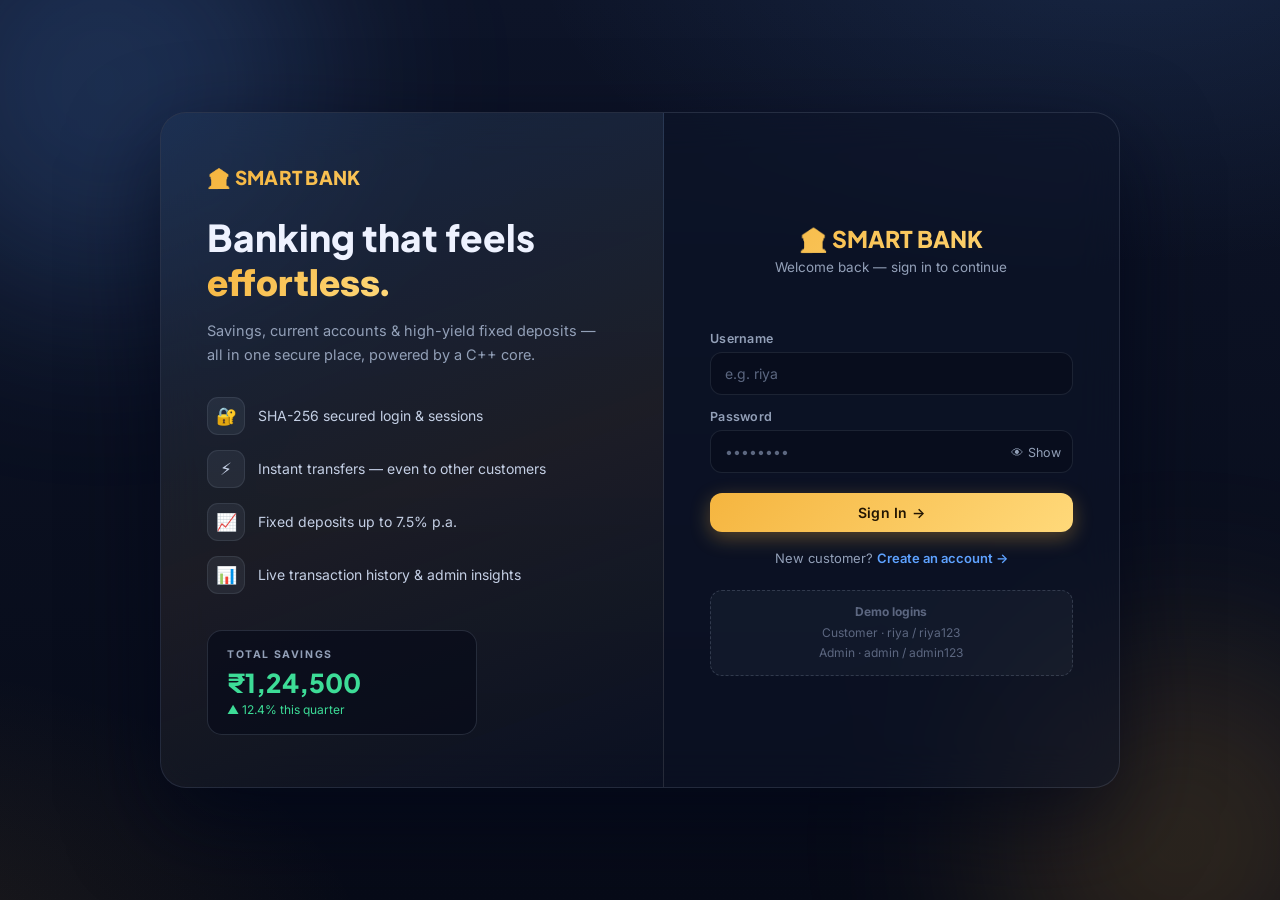
<file: public/index.html>
<!DOCTYPE html>
<html lang="en">
<head>
<meta charset="UTF-8"><meta name="viewport" content="width=device-width,initial-scale=1">
<title>Smart Banking System — Login</title>
<link rel="icon" href="data:image/svg+xml,<svg xmlns='http://www.w3.org/2000/svg' viewBox='0 0 100 100'><text y='.9em' font-size='90'>🏦</text></svg>">
<link rel="stylesheet" href="style.css">
</head>
<body>
<div class="auth-wrap">
  <div class="orb orb-1"></div>
  <div class="orb orb-2"></div>

  <div class="auth-card">

    <!-- ══════════ LEFT — brand panel ══════════ -->
    <div class="brand-panel">
      <div class="brand-logo">🏦 SMART BANK</div>
      <h1 class="brand-headline">Banking that feels<br><span class="grad-text">effortless.</span></h1>
      <p class="brand-sub">Savings, current accounts &amp; high-yield fixed deposits — all in one secure place, powered by a C++ core.</p>
      <ul class="features">
        <li><span class="f-ico">🔐</span> SHA-256 secured login &amp; sessions</li>
        <li><span class="f-ico">⚡</span> Instant transfers — even to other customers</li>
        <li><span class="f-ico">📈</span> Fixed deposits up to 7.5% p.a.</li>
        <li><span class="f-ico">📊</span> Live transaction history &amp; admin insights</li>
      </ul>
      <div class="float-card">
        <div class="fc-label">TOTAL SAVINGS</div>
        <div class="fc-value">₹1,24,500</div>
        <div class="fc-trend">▲ 12.4% this quarter</div>
      </div>
    </div>

    <!-- ══════════ RIGHT — login / signup forms ══════════ -->
    <div class="form-panel">

      <!-- LOGIN -->
      <div id="loginView">
        <div class="form-logo">🏦 SMART BANK</div>
        <div class="sub">Welcome back — sign in to continue</div>
        <div class="err" id="loginErr"></div>
        <label>Username</label>
        <input id="loginUser" placeholder="e.g. riya" autocomplete="username">
        <label>Password</label>
        <div class="pw-wrap">
          <input id="loginPass" type="password" placeholder="••••••••" autocomplete="current-password">
          <button class="pw-toggle" type="button" onclick="togglePw('loginPass',this)">👁 Show</button>
        </div>
        <br>
        <button class="btn btn-primary" style="width:100%" id="loginBtn" onclick="doLogin()">Sign In →</button>
        <div class="auth-switch">New customer? <a onclick="show('signupView','loginView')">Create an account →</a></div>
        <div class="demo-hint">
          <b>Demo logins</b><br>
          Customer&nbsp;·&nbsp;riya / riya123<br>
          Admin&nbsp;·&nbsp;admin / admin123
        </div>
      </div>

      <!-- SIGNUP -->
      <div id="signupView" style="display:none">
        <div class="form-logo">🏦 SMART BANK</div>
        <div class="sub">Open your banking profile in seconds</div>
        <div class="err" id="signupErr"></div>
        <label>Full name</label>
        <input id="suName" placeholder="e.g. Priya Verma">
        <label>Username</label>
        <input id="suUser" placeholder="3-20 chars: letters, numbers, _">
        <label>Password</label>
        <div class="pw-wrap">
          <input id="suPass" type="password" placeholder="min 4 characters">
          <button class="pw-toggle" type="button" onclick="togglePw('suPass',this)">👁 Show</button>
        </div>
        <label>Confirm password</label>
        <div class="pw-wrap">
          <input id="suPass2" type="password" placeholder="repeat password">
          <button class="pw-toggle" type="button" onclick="togglePw('suPass2',this)">👁 Show</button>
        </div>
        <br>
        <button class="btn btn-primary" style="width:100%" id="signupBtn" onclick="doSignup()">Create Account</button>
        <div class="auth-switch">Already registered? <a onclick="show('loginView','signupView')">← Back to login</a></div>
      </div>

    </div>
  </div>
</div>

<script>
const API = '';

/* if already logged in, jump straight to the right portal */
(async () => {
  const t = localStorage.getItem('token');
  if (!t) return;
  try {
    const r = await fetch(API + '/api/me', { headers:{ Authorization:'Bearer ' + t } });
    if (r.ok) {
      const d = await r.json();
      location.href = d.user.role === 'admin' ? 'admin.html' : 'dashboard.html';
    } else { localStorage.clear(); }
  } catch(e) {}
})();

function show(a, b) {
  document.getElementById(a).style.display = 'block';
  document.getElementById(b).style.display = 'none';
}
function togglePw(id, btn) {                       /* the show-password toggle */
  const el = document.getElementById(id);
  const on = el.type === 'password';
  el.type = on ? 'text' : 'password';
  btn.textContent = on ? '🙈 Hide' : '👁 Show';
}
function busy(btn, on, txt) { btn.disabled = on; btn.textContent = txt; }

async function doLogin() {
  const err = document.getElementById('loginErr');
  const btn = document.getElementById('loginBtn');
  const username = document.getElementById('loginUser').value.trim();
  const password = document.getElementById('loginPass').value;
  err.textContent = '';
  if (!username || !password) { err.textContent = 'Enter username and password'; return; }
  busy(btn, true, 'Signing in…');
  try {
    const r = await fetch(API + '/api/login', {
      method:'POST', headers:{ 'Content-Type':'application/json' },
      body: JSON.stringify({ username, password })
    });
    const d = await r.json();
    if (!r.ok) { err.textContent = d.error || 'Login failed'; return; }
    localStorage.setItem('token', d.token);
    localStorage.setItem('name',  d.full_name);
    localStorage.setItem('role',  d.role);
    location.href = d.role === 'admin' ? 'admin.html' : 'dashboard.html';
  } catch(e) { err.textContent = 'Cannot reach server — is bank.exe running?'; }
  finally { busy(btn, false, 'Sign In →'); }
}

async function doSignup() {
  const err = document.getElementById('signupErr');
  const btn = document.getElementById('signupBtn');
  const full_name = document.getElementById('suName').value.trim();
  const username  = document.getElementById('suUser').value.trim();
  const password  = document.getElementById('suPass').value;
  const password2 = document.getElementById('suPass2').value;
  err.textContent = '';
  if (!full_name)  { err.textContent = 'Enter your full name'; return; }
  if (!username)   { err.textContent = 'Choose a username';    return; }
  if (password.length < 4) { err.textContent = 'Password must be at least 4 characters'; return; }
  if (password !== password2) { err.textContent = 'Passwords do not match'; return; }
  busy(btn, true, 'Creating…');
  try {
    const r = await fetch(API + '/api/signup', {
      method:'POST', headers:{ 'Content-Type':'application/json' },
      body: JSON.stringify({ full_name, username, password })
    });
    const d = await r.json();
    if (!r.ok) { err.textContent = d.error || 'Signup failed'; return; }
    localStorage.setItem('token', d.token);
    localStorage.setItem('name',  d.full_name);
    localStorage.setItem('role',  d.role);
    location.href = 'dashboard.html';
  } catch(e) { err.textContent = 'Cannot reach server — is bank.exe running?'; }
  finally { busy(btn, false, 'Create Account'); }
}

/* Enter key submits */
document.getElementById('loginPass').addEventListener('keydown', e => { if (e.key==='Enter') doLogin(); });
document.getElementById('loginUser').addEventListener('keydown', e => { if (e.key==='Enter') doLogin(); });
</script>
</body>
</html>
</file>
<file: public/style.css>
/* ═══════════════════════════════════════════════════════════
   🏦 SMART BANK — Premium Theme v2  (drop-in replacement)
   ═══════════════════════════════════════════════════════════ */
@import url('https://fonts.googleapis.com/css2?family=Plus+Jakarta+Sans:wght@500;600;700;800&family=Inter:wght@400;500;600;700&display=swap');

:root{
  --bg1:#070b18;
  --text:#eef2ff;
  --dim:#93a0b8;
  --dimmer:#5c6780;
  --gold:#f5b53f;
  --gold2:#ffd97a;
  --green:#3ddc97;
  --blue:#5ea2ff;
  --red:#ff6b6b;
  --glass:rgba(148,163,184,.055);
  --glass-strong:rgba(148,163,184,.10);
  --stroke:rgba(148,163,184,.14);
  --stroke-gold:rgba(245,181,63,.35);
  --radius:16px;
  --gold-grad:linear-gradient(135deg,#f5b53f,#ffd97a);
  --green-grad:linear-gradient(135deg,#22c55e,#4ade80);
  --font-head:'Plus Jakarta Sans',sans-serif;
  --font-body:'Inter',system-ui,sans-serif;
}

*{margin:0;padding:0;box-sizing:border-box;font-family:var(--font-body)}
body{
  background-color:var(--bg1);color:var(--text);min-height:100vh;
  background-image:
    radial-gradient(1000px 560px at 88% -8%,rgba(94,162,255,.11),transparent 60%),
    radial-gradient(880px 520px at -12% 108%,rgba(245,181,63,.09),transparent 60%),
    linear-gradient(180deg,#0d1428,#070b18);
  background-attachment:fixed;
}
a{color:var(--blue);text-decoration:none}
::selection{background:rgba(245,181,63,.30)}
::-webkit-scrollbar{width:10px;height:10px}
::-webkit-scrollbar-track{background:transparent}
::-webkit-scrollbar-thumb{background:#232f4d;border-radius:99px;border:2px solid var(--bg1)}
::-webkit-scrollbar-thumb:hover{background:#31406b}

@keyframes fadeUp{from{opacity:0;transform:translateY(16px)}to{opacity:1;transform:none}}
@keyframes pop{from{opacity:0;transform:scale(.94) translateY(14px)}to{opacity:1;transform:none}}
@keyframes drift{from{transform:translate(0,0) scale(1)}to{transform:translate(46px,34px) scale(1.08)}}
@keyframes floaty{0%,100%{transform:translateY(0)}50%{transform:translateY(-9px)}}

/* ─────────── top bar ─────────── */
.topbar{position:sticky;top:0;z-index:40;display:flex;justify-content:space-between;align-items:center;
  padding:14px 28px;background:rgba(8,12,26,.72);backdrop-filter:blur(18px);
  border-bottom:1px solid var(--stroke)}
.topbar .logo{font-family:var(--font-head);font-weight:800;letter-spacing:.3px;font-size:21px;
  background:var(--gold-grad);-webkit-background-clip:text;background-clip:text;-webkit-text-fill-color:transparent}
.topbar .who{color:var(--dim);font-size:14px}
.topbar .right{display:flex;gap:12px;align-items:center}

.container{max-width:1100px;margin:0 auto;padding:26px 18px 70px;animation:fadeUp .5s ease both}
.section-title{font-family:var(--font-head);font-size:19px;font-weight:700;margin:36px 0 16px;
  display:flex;align-items:center;gap:11px}
.section-title::before{content:'';width:5px;height:22px;border-radius:99px;background:var(--gold-grad);
  box-shadow:0 0 14px rgba(245,181,63,.55)}

/* ─────────── account / FD cards ─────────── */
.cards-grid{display:grid;grid-template-columns:repeat(auto-fill,minmax(300px,1fr));gap:16px}
.card{position:relative;background:var(--glass);border:1px solid var(--stroke);border-radius:var(--radius);
  padding:20px;backdrop-filter:blur(12px);overflow:hidden;animation:fadeUp .5s ease both;
  transition:transform .25s ease,box-shadow .25s ease,border-color .25s ease}
.card::before{content:'';position:absolute;top:0;left:0;right:0;height:3px;opacity:0;transition:.3s;
  background:linear-gradient(90deg,transparent,rgba(245,181,63,.75),transparent)}
.card:hover{transform:translateY(-5px);border-color:var(--stroke-gold);box-shadow:0 16px 44px rgba(2,6,23,.55)}
.card:hover::before{opacity:1}
.card .acc-type{font-size:11.5px;text-transform:uppercase;letter-spacing:1.4px;color:var(--dim);font-weight:600}
.card .acc-num{color:var(--blue);font-family:ui-monospace,Consolas,monospace;font-size:13px;margin:6px 0 12px;cursor:pointer}
.card .acc-num:hover{text-decoration:underline}
.card .balance{font-family:var(--font-head);font-size:29px;font-weight:800;color:var(--green);
  background:var(--green-grad);-webkit-background-clip:text;background-clip:text;-webkit-text-fill-color:transparent}
.card .meta{display:flex;justify-content:space-between;margin-top:12px;font-size:12px;color:var(--dim)}

/* ─────────── admin stats ─────────── */
.stats-grid{display:grid;grid-template-columns:repeat(auto-fill,minmax(200px,1fr));gap:14px}
.stat{position:relative;background:var(--glass);border:1px solid var(--stroke);border-radius:var(--radius);
  padding:18px;backdrop-filter:blur(12px);overflow:hidden;animation:fadeUp .5s ease both;
  transition:transform .25s,box-shadow .25s}
.stat:hover{transform:translateY(-4px);box-shadow:0 14px 36px rgba(2,6,23,.5)}
.stat::after{content:'';position:absolute;top:-30px;right:-30px;width:90px;height:90px;border-radius:50%;
  background:radial-gradient(circle,rgba(245,181,63,.18),transparent 70%)}
.stat .label{font-size:11px;color:var(--dim);text-transform:uppercase;letter-spacing:1.4px;font-weight:600}
.stat .value{font-family:var(--font-head);font-size:25px;font-weight:800;color:var(--gold);margin-top:7px}

.charts-grid{display:grid;grid-template-columns:repeat(auto-fit,minmax(300px,1fr));gap:16px;margin-top:16px}
.chart-box{background:var(--glass);border:1px solid var(--stroke);border-radius:var(--radius);
  padding:18px;height:320px;backdrop-filter:blur(12px);animation:fadeUp .5s ease both}
.chart-box canvas{max-height:270px}

/* ─────────── buttons ─────────── */
.btn{border:none;border-radius:12px;padding:11px 20px;font-size:14px;font-weight:600;cursor:pointer;
  letter-spacing:.2px;transition:all .2s ease}
.btn:active{transform:scale(.97)}
.btn-primary{background:var(--gold-grad);color:#221503;box-shadow:0 6px 20px rgba(245,181,63,.32)}
.btn-primary:hover{transform:translateY(-2px);box-shadow:0 10px 30px rgba(245,181,63,.42)}
.btn-ghost{background:var(--glass-strong);color:var(--text);border:1px solid var(--stroke)}
.btn-ghost:hover{background:rgba(148,163,184,.16);border-color:rgba(148,163,184,.3);transform:translateY(-2px)}
.btn-danger{background:linear-gradient(135deg,#ef4444,#f87171);color:#fff;box-shadow:0 6px 20px rgba(239,68,68,.28)}
.btn-danger:hover{transform:translateY(-2px);box-shadow:0 10px 28px rgba(239,68,68,.4)}
.btn-sm{padding:6px 14px;font-size:12px;border-radius:9px}
.actions-row{display:flex;gap:10px;flex-wrap:wrap;margin:18px 0}

/* ─────────── tables ─────────── */
.table-wrap{background:var(--glass);border:1px solid var(--stroke);border-radius:var(--radius);
  overflow:auto;backdrop-filter:blur(12px);animation:fadeUp .5s ease both}
table{width:100%;border-collapse:collapse;font-size:13px}
th{text-align:left;padding:12px 14px;color:var(--dim);font-weight:600;border-bottom:1px solid var(--stroke);
  background:rgba(13,20,40,.85);white-space:nowrap;font-size:11px;text-transform:uppercase;letter-spacing:1px}
td{padding:11px 14px;border-bottom:1px solid rgba(148,163,184,.08);white-space:nowrap}
tr:last-child td{border-bottom:none}
tbody tr{transition:background .15s}
tbody tr:hover{background:rgba(94,162,255,.07)}
.in{color:var(--green);font-weight:700}
.out{color:var(--red);font-weight:700}

/* ─────────── badges ─────────── */
.badge{display:inline-block;padding:4px 11px;border-radius:999px;font-size:10.5px;font-weight:700;
  text-transform:uppercase;letter-spacing:.8px}
.badge-savings{background:rgba(61,220,151,.14);color:var(--green);border:1px solid rgba(61,220,151,.3)}
.badge-current{background:rgba(94,162,255,.14);color:var(--blue);border:1px solid rgba(94,162,255,.3)}
.badge-fixed_deposit{background:rgba(245,181,63,.14);color:var(--gold);border:1px solid rgba(245,181,63,.35)}
.badge-active{background:rgba(61,220,151,.14);color:var(--green);border:1px solid rgba(61,220,151,.3)}
.badge-frozen{background:rgba(255,107,107,.14);color:var(--red);border:1px solid rgba(255,107,107,.3)}
.badge-closed{background:rgba(148,163,184,.12);color:var(--dim);border:1px solid rgba(148,163,184,.25)}
.badge-txn{background:rgba(167,139,250,.14);color:#b9a3ff;border:1px solid rgba(167,139,250,.3)}

/* ─────────── forms ─────────── */
input,select{background:rgba(9,14,28,.75);border:1px solid var(--stroke);color:var(--text);
  border-radius:12px;padding:12px 14px;font-size:14px;width:100%;transition:.2s ease}
input::placeholder{color:var(--dimmer)}
input:focus,select:focus{outline:none;border-color:var(--gold);
  box-shadow:0 0 0 4px rgba(245,181,63,.16);background:rgba(9,14,28,.95)}
select option{background:#0d1428;color:var(--text)}
label{display:block;font-size:12.5px;color:var(--dim);margin:14px 0 6px;font-weight:600;letter-spacing:.3px}
.form-row{display:flex;gap:12px}
.form-row>div{flex:1}
.pw-wrap{position:relative}
.pw-wrap input{padding-right:76px}
.pw-toggle{position:absolute;right:6px;top:50%;transform:translateY(-50%);background:none;border:none;
  color:var(--dim);cursor:pointer;font-size:12.5px;padding:6px;border-radius:8px;transition:.2s}
.pw-toggle:hover{color:var(--gold);background:rgba(245,181,63,.1)}

/* ─────────── modals ─────────── */
.modal-overlay{position:fixed;inset:0;background:rgba(3,6,16,.7);backdrop-filter:blur(8px);display:none;
  justify-content:center;align-items:center;z-index:50;padding:16px}
.modal-overlay.open{display:flex}
.modal{background:#101a33;border:1px solid rgba(148,163,184,.2);border-radius:20px;padding:26px;
  width:100%;max-width:460px;max-height:90vh;overflow:auto;box-shadow:0 30px 80px rgba(0,0,0,.6);
  animation:pop .28s cubic-bezier(.2,.9,.3,1.15)}
.modal h3{color:var(--gold);margin-bottom:8px;font-family:var(--font-head);font-size:18px}
.modal .err{color:var(--red);font-size:13px;min-height:18px;margin-top:10px}
.modal .hint{font-size:12px;color:var(--dimmer);margin-top:5px}
.modal-btns{display:flex;gap:10px;justify-content:flex-end;margin-top:20px}

/* ─────────── login page ─────────── */
.auth-wrap{position:relative;min-height:100vh;display:flex;justify-content:center;align-items:center;
  padding:22px;overflow:hidden;background-image:
    radial-gradient(1000px 560px at 88% -8%,rgba(94,162,255,.13),transparent 60%),
    radial-gradient(880px 520px at -12% 108%,rgba(245,181,63,.10),transparent 60%),
    linear-gradient(180deg,#0d1428,#070b18)}
.orb{position:absolute;border-radius:50%;filter:blur(95px);pointer-events:none}
.orb-1{width:430px;height:430px;background:rgba(94,162,255,.20);top:-130px;left:-110px;
  animation:drift 16s ease-in-out infinite alternate}
.orb-2{width:380px;height:380px;background:rgba(245,181,63,.16);bottom:-130px;right:-90px;
  animation:drift 19s ease-in-out infinite alternate-reverse}

.auth-card{position:relative;display:grid;grid-template-columns:1.05fr .95fr;max-width:960px;width:100%;
  background:rgba(13,20,40,.55);border:1px solid rgba(148,163,184,.18);border-radius:26px;
  backdrop-filter:blur(22px);box-shadow:0 34px 90px rgba(2,6,23,.65);overflow:hidden;
  animation:fadeUp .6s ease both}
.brand-panel{padding:52px 46px;display:flex;flex-direction:column;justify-content:center;position:relative;
  background:linear-gradient(160deg,rgba(94,162,255,.13),rgba(245,181,63,.07) 55%,transparent);
  border-right:1px solid rgba(148,163,184,.15)}
.brand-logo{font-family:var(--font-head);font-weight:800;font-size:19px;letter-spacing:.3px;margin-bottom:26px;
  background:var(--gold-grad);-webkit-background-clip:text;background-clip:text;-webkit-text-fill-color:transparent}
.brand-headline{font-family:var(--font-head);font-size:37px;font-weight:800;line-height:1.18;margin-bottom:14px}
.grad-text{background:var(--gold-grad);-webkit-background-clip:text;background-clip:text;
  -webkit-text-fill-color:transparent}
.brand-sub{color:var(--dim);font-size:14.5px;line-height:1.65;max-width:400px}
.features{list-style:none;margin-top:30px;display:grid;gap:15px}
.features li{display:flex;gap:13px;align-items:center;color:#c4cfe4;font-size:14px}
.f-ico{width:38px;height:38px;display:flex;align-items:center;justify-content:center;font-size:17px;
  background:var(--glass-strong);border:1px solid var(--stroke);border-radius:11px;flex-shrink:0}
.float-card{margin-top:36px;max-width:270px;background:rgba(8,12,26,.7);border:1px solid rgba(148,163,184,.2);
  border-radius:15px;padding:17px 19px;animation:floaty 5.5s ease-in-out infinite}
.fc-label{font-size:10.5px;letter-spacing:1.6px;color:var(--dim);font-weight:700}
.fc-value{font-family:var(--font-head);font-size:26px;font-weight:800;color:var(--green);margin:5px 0 3px}
.fc-trend{font-size:12px;color:var(--green)}

.form-panel{padding:52px 46px;display:flex;flex-direction:column;justify-content:center}
.form-logo{font-family:var(--font-head);font-size:23px;text-align:center;margin-bottom:5px;font-weight:800;
  background:var(--gold-grad);-webkit-background-clip:text;background-clip:text;-webkit-text-fill-color:transparent}
.form-panel .sub{text-align:center;color:var(--dim);font-size:13.5px;margin-bottom:24px}
.form-panel .err{color:var(--red);font-size:13px;min-height:18px;text-align:center}
.auth-switch{text-align:center;margin-top:18px;font-size:13px;color:var(--dim)}
.auth-switch a{color:var(--blue);cursor:pointer;font-weight:600}
.auth-switch a:hover{text-decoration:underline}
.demo-hint{margin-top:24px;text-align:center;font-size:12px;color:var(--dimmer);line-height:1.7;
  background:var(--glass);border:1px dashed rgba(148,163,184,.25);border-radius:12px;padding:11px}

/* fallback in case old index.html is kept */
.auth-box{background:rgba(13,20,40,.75);border:1px solid rgba(148,163,184,.2);border-radius:22px;
  padding:34px;width:100%;max-width:410px;backdrop-filter:blur(18px);
  box-shadow:0 30px 80px rgba(2,6,23,.6);animation:fadeUp .6s ease both}
.auth-box .logo{text-align:center;font-size:25px;font-weight:800;font-family:var(--font-head);
  background:var(--gold-grad);-webkit-background-clip:text;background-clip:text;-webkit-text-fill-color:transparent;margin-bottom:2px}
.auth-box .sub{text-align:center;color:var(--dim);font-size:13px;margin-bottom:22px}
.auth-box .err{color:var(--red);font-size:13px;min-height:18px;text-align:center}

/* ─────────── toasts ─────────── */
#toasts{position:fixed;bottom:22px;right:22px;z-index:99;display:flex;flex-direction:column;gap:9px}
.toast{background:rgba(16,26,51,.94);backdrop-filter:blur(14px);border:1px solid rgba(148,163,184,.22);
  border-left:4px solid var(--green);padding:13px 19px;border-radius:13px;font-size:14px;max-width:360px;
  box-shadow:0 12px 34px rgba(2,6,23,.55);animation:fadeUp .3s ease}
.toast.bad{border-left-color:var(--red)}

/* ─────────── misc ─────────── */
.muted{color:var(--dimmer);font-size:12px}
.searchbar{margin:14px 0;display:flex;gap:10px}
.searchbar input{max-width:340px}

@media (max-width:900px){
  .auth-card{grid-template-columns:1fr}
  .brand-panel{display:none}
  .form-panel{padding:44px 30px}
}
</file>
